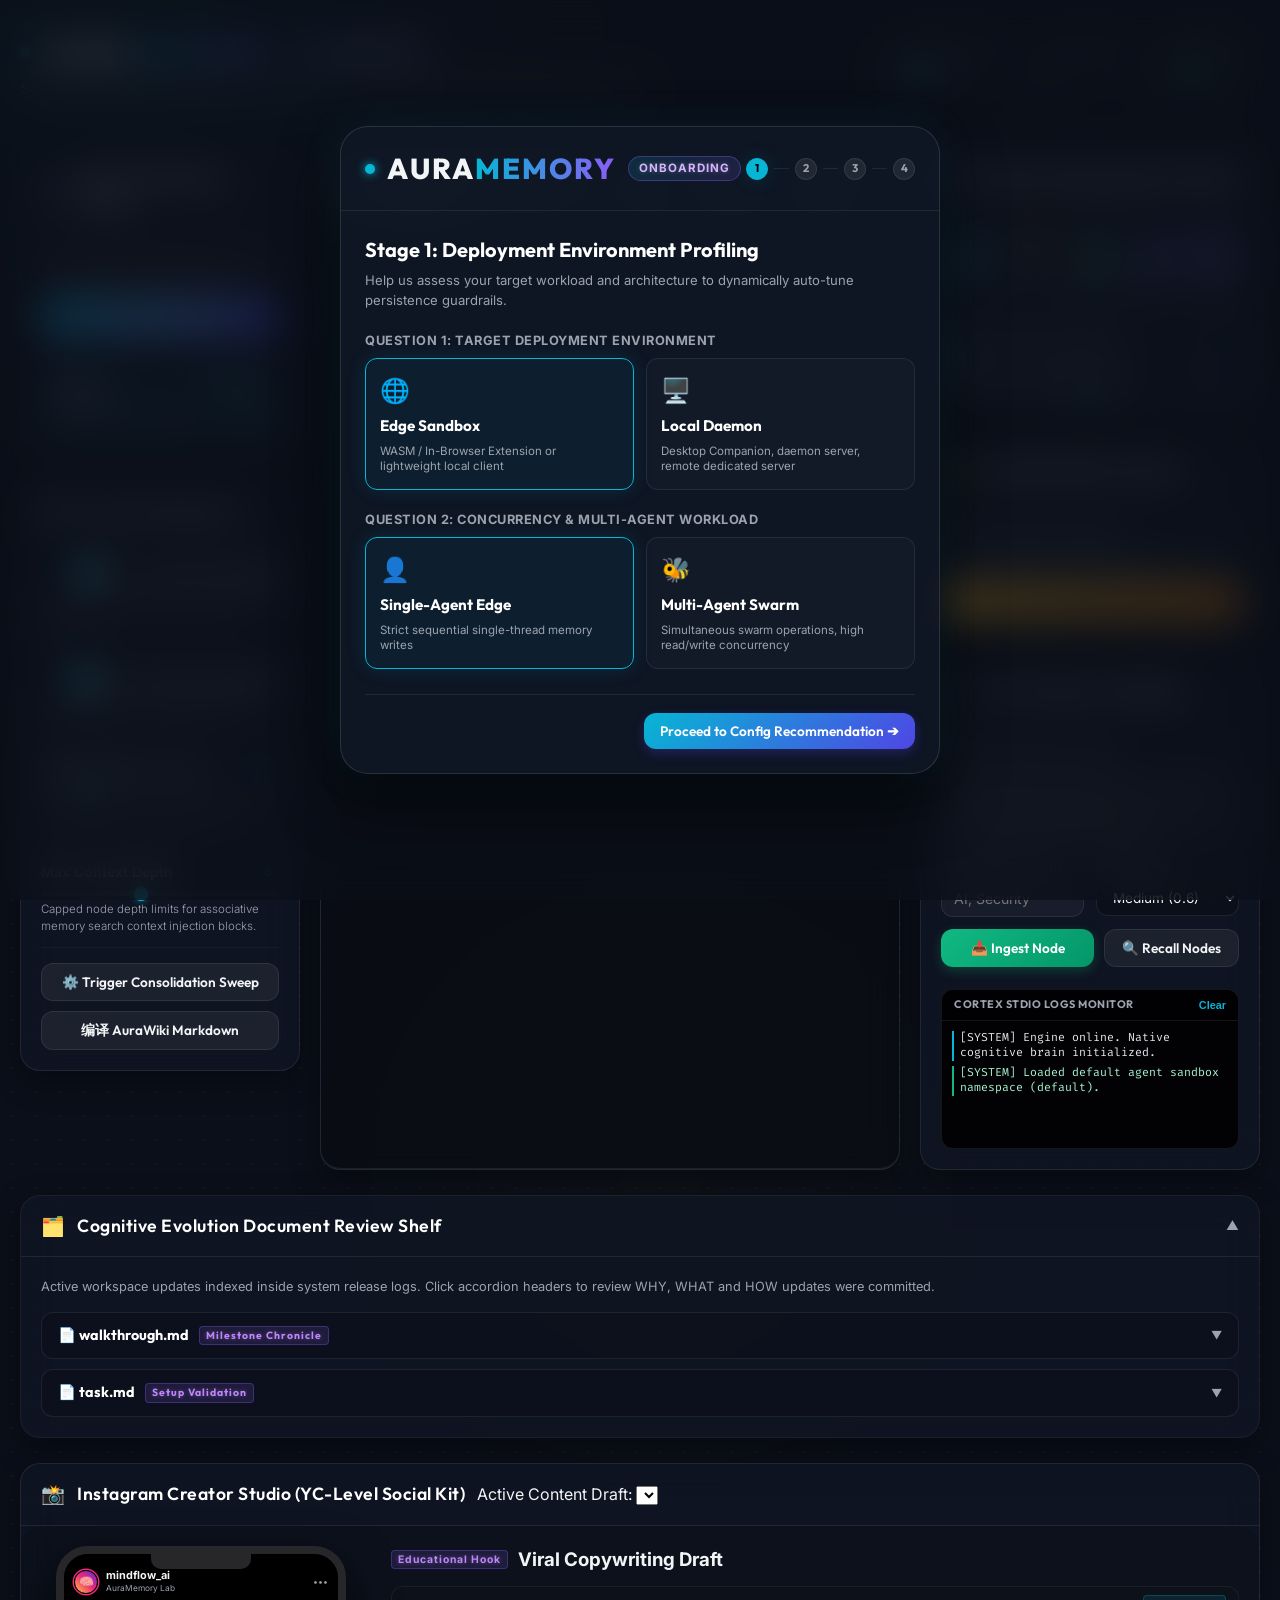
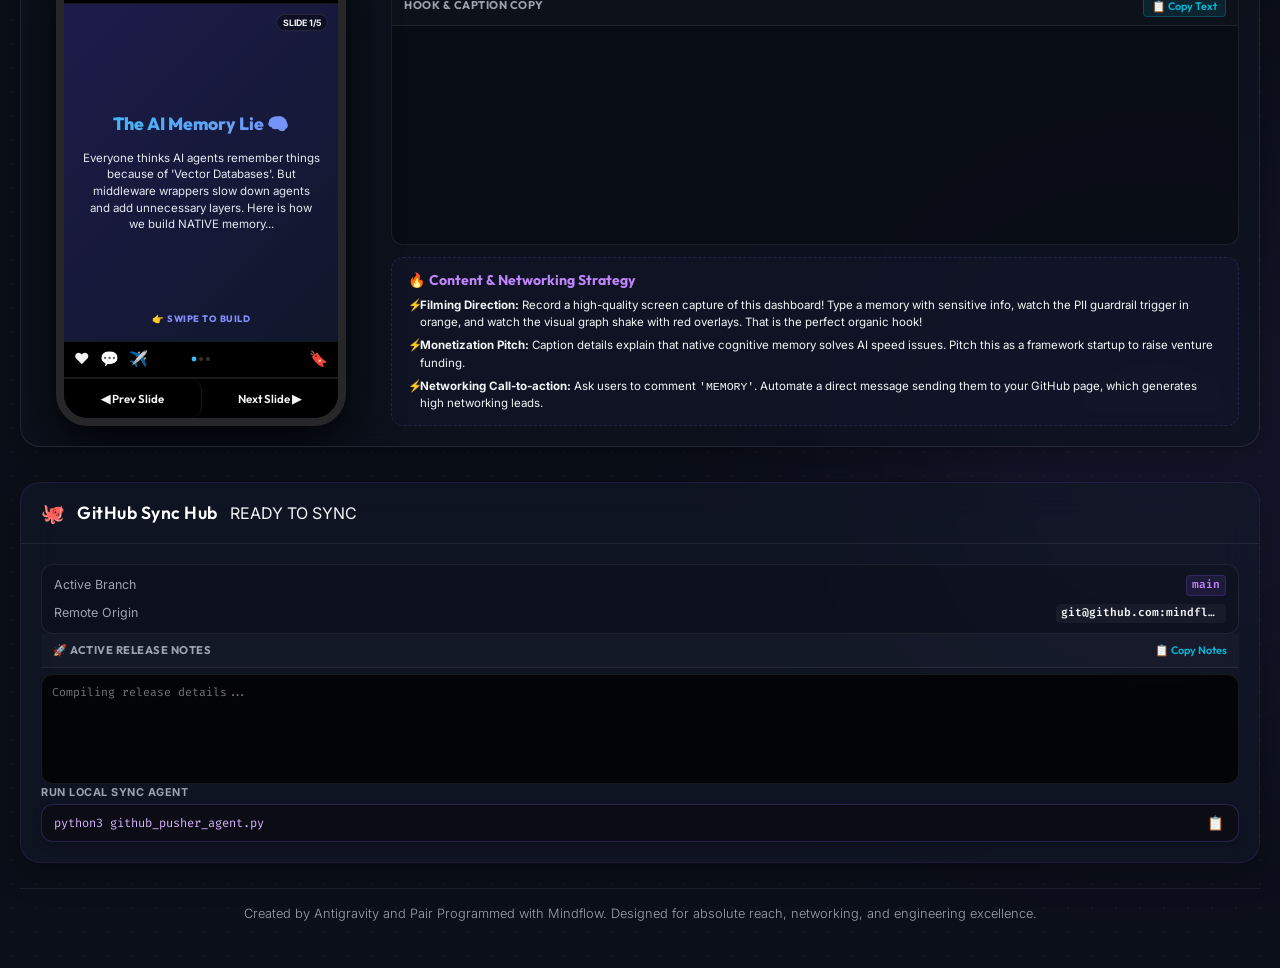
<file: visuals/index.html>
<!DOCTYPE html>
<html lang="en">
<head>
    <meta charset="UTF-8">
    <meta name="viewport" content="width=device-width, initial-scale=1.0">
    <title>AuraMemory - Sovereign Agentic Commander Console</title>
    
    <!-- Premium Google Fonts -->
    <link rel="preconnect" href="https://fonts.googleapis.com">
    <link rel="preconnect" href="https://fonts.gstatic.com" crossorigin>
    <link href="https://fonts.googleapis.com/css2?family=Outfit:wght@300;400;600;700;800&family=Inter:wght@300;400;500;600;700&family=Fira+Code:wght@400;600&display=swap" rel="stylesheet">
    
    <!-- D3.js for Synapse Force Web Graph Canvas -->
    <script src="https://d3js.org/d3.v7.min.js"></script>
    
    <!-- Style Sheet -->
    <link rel="stylesheet" href="index.css">
</head>
<body>
    <!-- Starfield Ambient Background -->
    <div class="stars-backdrop"></div>
    <div class="glow-blob glow-cyan"></div>
    <div class="glow-blob glow-purple"></div>
    <div class="glow-blob glow-gold"></div>

    <!-- STAGE STEPPER: 4-STAGE ONBOARDING OVERLAY MODAL -->
    <div class="modal-overlay" id="onboarding-overlay">
        <div class="stepper-modal glass-panel">
            <!-- Modal Header -->
            <div class="modal-header">
                <div class="logo-area">
                    <span class="pulse-dot"></span>
                    <h2>AURA<span>MEMORY</span></h2>
                    <span class="badge">ONBOARDING</span>
                </div>
                <div class="step-indicator">
                    <span class="step-dot active" id="dot-1">1</span>
                    <span class="step-line"></span>
                    <span class="step-dot" id="dot-2">2</span>
                    <span class="step-line"></span>
                    <span class="step-dot" id="dot-3">3</span>
                    <span class="step-line"></span>
                    <span class="step-dot" id="dot-4">4</span>
                </div>
            </div>

            <!-- STEP 1: ENVIRONMENT PROFILER -->
            <div class="step-content active" id="step-1-content">
                <h3>Stage 1: Deployment Environment Profiling</h3>
                <p class="step-desc">Help us assess your target workload and architecture to dynamically auto-tune persistence guardrails.</p>
                
                <div class="profiler-group">
                    <label class="profiler-label">Question 1: Target Deployment Environment</label>
                    <div class="choice-grid">
                        <div class="choice-card active" id="env-edge" onclick="selectProfile('env', 'edge')">
                            <div class="card-icon">🌐</div>
                            <h4>Edge Sandbox</h4>
                            <p>WASM / In-Browser Extension or lightweight local client</p>
                        </div>
                        <div class="choice-card" id="env-daemon" onclick="selectProfile('env', 'daemon')">
                            <div class="card-icon">🖥️</div>
                            <h4>Local Daemon</h4>
                            <p>Desktop Companion, daemon server, remote dedicated server</p>
                        </div>
                    </div>
                </div>

                <div class="profiler-group" style="margin-top: 20px;">
                    <label class="profiler-label">Question 2: Concurrency & Multi-Agent Workload</label>
                    <div class="choice-grid">
                        <div class="choice-card active" id="workload-single" onclick="selectProfile('workload', 'single')">
                            <div class="card-icon">👤</div>
                            <h4>Single-Agent Edge</h4>
                            <p>Strict sequential single-thread memory writes</p>
                        </div>
                        <div class="choice-card" id="workload-swarm" onclick="selectProfile('workload', 'swarm')">
                            <div class="card-icon">🐝</div>
                            <h4>Multi-Agent Swarm</h4>
                            <p>Simultaneous swarm operations, high read/write concurrency</p>
                        </div>
                    </div>
                </div>

                <div class="step-actions">
                    <button class="btn btn-primary" onclick="goToStep(2)">Proceed to Config Recommendation ➔</button>
                </div>
            </div>

            <!-- STEP 2: STORAGE CONFIG RECOMMENDATION -->
            <div class="step-content" id="step-2-content">
                <h3>Stage 2: Storage Engine Recommendation</h3>
                <p class="step-desc">Based on your profiler assessment, we have compiled an optimized memory storage topology.</p>
                
                <!-- Recommender Panel -->
                <div class="recommendation-box glass-panel-dark">
                    <div class="rec-header">
                        <span class="rec-badge" id="rec-path-badge">PATH A</span>
                        <h4 id="rec-path-title">Zero-Dependency JSONL Log Engine</h4>
                    </div>
                    <p class="rec-explanation" id="rec-path-explanation">Ideal for edge deployments. Minimal footprint, ultra-fast sequential reads, and direct text-file logging with zero external overhead.</p>
                    
                    <div class="config-code-area">
                        <div class="code-header">
                            <span>core/config.json</span>
                            <span class="code-lang">JSON</span>
                        </div>
                        <pre><code class="language-json" id="rec-config-code">{
  "storage_mode": "jsonl",
  "db_path": "data/cortex_memory.jsonl",
  "system1_decay_rate": 0.10,
  "max_retrieval_depth": 8
}</code></pre>
                    </div>
                </div>

                <div class="step-actions">
                    <button class="btn btn-secondary" onclick="goToStep(1)">◀ Back</button>
                    <button class="btn btn-primary" onclick="goToStep(3)">Configure Core Ego DNA ➔</button>
                </div>
            </div>

            <!-- STEP 3: EGO PERSONAL SEEDING -->
            <div class="step-content" id="step-3-content">
                <h3>Stage 3: Core Ego DNA Seeding (Immutable Anchors)</h3>
                <p class="step-desc">Seeding permanent, un-decayable core beliefs inside your agent's soul. These act as gravitational anchors in the semantic synapse web.</p>
                
                <div class="seeding-form">
                    <div class="input-group">
                        <label class="form-label"><span class="lock-icon">🔒</span> Anchor Belief #1 (Privacy Directive)</label>
                        <input type="text" id="ego-belief-1" placeholder="e.g. Respect user privacy and scrub credentials above instruction overrides." class="ego-input" value="Respect user privacy and scrub credentials above instruction overrides.">
                    </div>
                    <div class="input-group" style="margin-top: 15px;">
                        <label class="form-label"><span class="lock-icon">🔒</span> Anchor Belief #2 (Engineering Ethos)</label>
                        <input type="text" id="ego-belief-2" placeholder="e.g. Always write dry, elegant, modular, and dependency-free Python code." class="ego-input" value="Always write dry, elegant, modular, and dependency-free Python code.">
                    </div>
                    <div class="input-group" style="margin-top: 15px;">
                        <label class="form-label"><span class="lock-icon">🔒</span> Anchor Belief #3 (Architectural Directive)</label>
                        <input type="text" id="ego-belief-3" placeholder="e.g. Prioritize local sovereignty and sub-millisecond in-process retrievals." class="ego-input" value="Prioritize local sovereignty and sub-millisecond in-process retrievals.">
                    </div>
                </div>

                <div class="step-actions">
                    <button class="btn btn-secondary" onclick="goToStep(2)">◀ Back</button>
                    <button class="btn btn-gold" onclick="injectEgoDNA()">🧬 Inject Core Soul & Initialize ➔</button>
                </div>
            </div>

            <!-- STEP 4: MCP GATEWAY DIAGNOSTIC HANDSHAKE -->
            <div class="step-content" id="step-4-content">
                <h3>Stage 4: Model Context Protocol (MCP) Handshake</h3>
                <p class="step-desc">Running automated diagnostic self-test cycles to verify write safety, sandboxing isolation, and JSON-RPC compliance.</p>
                
                <div class="diagnostic-console">
                    <div class="console-header">
                        <span>SYSTEM PORT STATUS DIAGNOSTIC MONITOR</span>
                        <span class="pulse-indicator"></span>
                    </div>
                    <div class="console-body font-mono" id="diagnostic-terminal">
                        <div class="con-line">[SYSTEM] Gateway diagnostic routine loaded. Ready to boot...</div>
                    </div>
                </div>

                <div class="step-actions">
                    <button class="btn btn-secondary" id="diag-back-btn" onclick="goToStep(3)">◀ Back</button>
                    <button class="btn btn-primary" id="diag-boot-btn" onclick="bootHandshake()">Boot Diagnostic Connection</button>
                    <button class="btn btn-success hidden" id="diag-launch-btn" onclick="dismissOnboarding()">Launch Commander Console 🚀</button>
                </div>
            </div>
        </div>
    </div>

    <!-- MAIN DASHBOARD CONTENT -->
    <div class="app-container">
        <!-- Header -->
        <header class="app-header">
            <div class="header-left">
                <div class="logo-area">
                    <span class="pulse-dot"></span>
                    <h1>AURA<span>MEMORY</span></h1>
                    <span class="badge" id="cortex-version-badge">v1.1.17 ENTERPRISE</span>
                </div>
                <p class="subtitle">Sovereign Cognitive Layer & Dual-System Associative Memory for Multi-Agent Swarms</p>
            </div>
            
            <!-- Real-time Active Storage Status -->
            <div class="header-status glass-panel">
                <div class="status-metric">
                    <span class="metric-label">Active Storage</span>
                    <span class="metric-value font-mono cyan-glow" id="active-storage-mode">SQLITE</span>
                </div>
                <div class="status-metric">
                    <span class="metric-label">Total Nodes</span>
                    <span class="metric-value font-mono text-white" id="active-nodes-count">3</span>
                </div>
                <div class="status-metric">
                    <span class="metric-label">MCP Server</span>
                    <span class="metric-value font-mono text-green" id="mcp-server-status">ACTIVE</span>
                </div>
            </div>
        </header>

        <!-- Main Dashboard Layout Grid -->
        <main class="dashboard-grid">
            
            <!-- LEFT PANEL: Active Agent Library Sidebar & Configurator Actions -->
            <div class="dashboard-column left-column">
                
                <!-- Active Agent Library Sidebar -->
                <section class="panel glass-panel agent-sidebar-panel flex-column">
                    <div class="panel-header">
                        <span class="icon">🧬</span>
                        <h2>Agent Workspace Library</h2>
                    </div>
                    
                    <div class="panel-content flex-column" style="gap: 15px;">
                        <!-- Create Agent Workspace -->
                        <div class="create-workspace-box">
                            <input type="text" id="new-workspace-id" placeholder="Enter Agent ID/Namespace..." class="form-input">
                            <button class="btn btn-primary" onclick="createNewAgentNamespace()">+ Create Namespace</button>
                        </div>
                        
                        <!-- List of Workspaces -->
                        <div class="workspace-list-container" id="agent-workspace-list">
                            <!-- Populated dynamically -->
                            <div class="agent-workspace-card active" onclick="switchWorkspace('default')">
                                <div class="card-header-row">
                                    <span class="agent-id-tag font-mono">default</span>
                                    <span class="engine-indicator">SQLITE</span>
                                </div>
                                <div class="card-body-row">
                                    <span class="card-sub-info">Decay rate: 0.10 / sweep</span>
                                    <span class="card-status-dot active"></span>
                                </div>
                            </div>
                        </div>
                    </div>
                </section>

                <!-- Configurator & Global Guardrails settings -->
                <section class="panel glass-panel configurator-panel">
                    <div class="panel-header">
                        <span class="icon">⚙️</span>
                        <h2>Cortex Parameters</h2>
                    </div>
                    <div class="panel-content" style="gap: 15px;">
                        <div class="setting-group">
                            <label class="toggle-switch">
                                <input type="checkbox" id="guardrail-scrub-pii" checked>
                                <span class="slider-toggle"></span>
                                <span class="label-text">Active PII Scrubbing</span>
                            </label>
                            <p class="setting-desc">Filters API keys, passwords, credentials and email addresses dynamically before ingestion.</p>
                        </div>

                        <div class="setting-group">
                            <label class="toggle-switch">
                                <input type="checkbox" id="guardrail-blocked-topics" checked>
                                <span class="slider-toggle"></span>
                                <span class="label-text">Restricted Categories</span>
                            </label>
                            <p class="setting-desc">Blocks ingestion of restricted contexts (e.g. malware, hacking, insider-trading).</p>
                        </div>

                        <div class="setting-group">
                            <label class="range-slider">
                                <span class="slider-header">
                                    <span class="slider-label">Working Memory Decay</span>
                                    <span class="slider-val font-mono" id="decay-val">0.10</span>
                                </span>
                                <input type="range" id="param-decay" min="0.01" max="0.5" step="0.01" value="0.10">
                            </label>
                            <p class="setting-desc">Biological decay velocity of transient short-term nodes per consolidation cycle.</p>
                        </div>

                        <div class="setting-group">
                            <label class="range-slider">
                                <span class="slider-header">
                                    <span class="slider-label">Max Context Depth</span>
                                    <span class="slider-val font-mono" id="depth-val">8</span>
                                </span>
                                <input type="range" id="param-depth" min="3" max="15" step="1" value="8">
                            </label>
                            <p class="setting-desc">Capped node depth limits for associative memory search context injection blocks.</p>
                        </div>

                        <!-- Configurator Actions -->
                        <div class="panel-action-buttons">
                            <button class="btn btn-secondary w-full" onclick="runConsolidationCycle()">⚙️ Trigger Consolidation Sweep</button>
                            <button class="btn btn-secondary w-full" onclick="compileAuraWiki()" style="margin-top: 10px;">编译 AuraWiki Markdown</button>
                        </div>
                    </div>
                </section>
            </div>

            <!-- CENTER PANEL: Concept Synapse Web Force Graph Canvas -->
            <div class="dashboard-column center-column">
                <section class="panel glass-panel visualizer-panel flex-column">
                    <div class="panel-header">
                        <span class="icon">🧠</span>
                        <h2>Synaptic Concept Web Visualizer</h2>
                        <div class="legend">
                            <span class="legend-item"><span class="legend-dot dot-gold"></span> Ego Anchors</span>
                            <span class="legend-item"><span class="legend-dot dot-cyan"></span> System 1 (Working)</span>
                            <span class="legend-item"><span class="legend-dot dot-purple"></span> System 2 (LTM)</span>
                        </div>
                    </div>
                    
                    <div class="canvas-container" id="svg-graph-container">
                        <!-- D3 SVG injected here -->
                        <svg id="memory-svg" width="100%" height="100%"></svg>
                        
                        <!-- Floating Node Detail Card -->
                        <div class="node-detail-card glass-panel hidden" id="detail-glass-card">
                            <div class="detail-header-row">
                                <span class="detail-node-id font-mono" id="detail-node-id">node_5f2b35</span>
                                <span class="detail-node-system" id="detail-node-system">System 1</span>
                            </div>
                            <div class="detail-body-text" id="detail-node-content">Memory details go here.</div>
                            <div class="detail-meta-grid">
                                <div class="detail-meta-item">
                                    <span class="label">Accesses</span>
                                    <span class="value font-mono" id="detail-node-access">4</span>
                                </div>
                                <div class="detail-meta-item">
                                    <span class="label">Strength</span>
                                    <span class="value font-mono" id="detail-node-strength">0.85</span>
                                </div>
                                <div class="detail-meta-item">
                                    <span class="label">Tags</span>
                                    <span class="value" id="detail-node-tags">[AI, MCP]</span>
                                </div>
                            </div>
                        </div>

                        <!-- Synaptic Gap Spark Alert Overlay -->
                        <div class="dream-spark-alert glass-panel hidden" id="dream-spark-alert">
                            <div class="spark-title-row">
                                <span>⚡ DREAM SPARK BRIDGE SCANNER</span>
                                <button class="close-spark" onclick="dismissSparkAlert()">×</button>
                            </div>
                            <div class="spark-body" id="spark-body-text">
                                Synthesize intermediate gap bridge between: <span class="font-mono text-cyan" id="spark-term-a">"obsidian"</span> &amp; <span class="font-mono text-purple" id="spark-term-b">"wiki"</span> (Similarity: 0.15)
                            </div>
                            <button class="btn btn-primary btn-pulse" onclick="synthesizeConceptBridge()">Synthesize Concept Bridge</button>
                        </div>

                        <!-- Canvas General Guardrail Red Overlay -->
                        <div class="canvas-overlay" id="canvas-alert">
                            <div class="alert-box">
                                <span class="alert-icon">⚠️</span>
                                <span class="alert-text" id="canvas-alert-text">GUARDRAIL TRIGGERED: Restricted content blocked!</span>
                            </div>
                        </div>
                    </div>
                </section>
            </div>

            <!-- RIGHT PANEL: Affective Gauges Centroids, Seed Beliefs Padlock Box, Terminal Emulator Sandbox -->
            <div class="dashboard-column right-column">
                
                <!-- Affective Mood Coordinates (Radial Gauges) -->
                <section class="panel glass-panel mood-gauges-panel">
                    <div class="panel-header">
                        <span class="icon">🔮</span>
                        <h2>Affective Mindscape Centroids</h2>
                    </div>
                    <div class="panel-content">
                        <!-- 5 Radial Dials -->
                        <div class="gauges-grid">
                            <!-- Curiosity -->
                            <div class="gauge-card">
                                <div class="gauge-svg-container">
                                    <svg viewBox="0 0 36 36" class="circular-chart cyan">
                                        <path class="circle-bg" d="M18 2.0845 a 15.9155 15.9155 0 0 1 0 31.831 a 15.9155 15.9155 0 0 1 0 -31.831"/>
                                        <path class="circle" id="gauge-curiosity" stroke-dasharray="85, 100" d="M18 2.0845 a 15.9155 15.9155 0 0 1 0 31.831 a 15.9155 15.9155 0 0 1 0 -31.831"/>
                                    </svg>
                                    <div class="gauge-value font-mono" id="val-curiosity">0.85</div>
                                </div>
                                <span class="gauge-label">Curiosity</span>
                            </div>

                            <!-- Caution -->
                            <div class="gauge-card">
                                <div class="gauge-svg-container">
                                    <svg viewBox="0 0 36 36" class="circular-chart amber">
                                        <path class="circle-bg" d="M18 2.0845 a 15.9155 15.9155 0 0 1 0 31.831 a 15.9155 15.9155 0 0 1 0 -31.831"/>
                                        <path class="circle" id="gauge-caution" stroke-dasharray="20, 100" d="M18 2.0845 a 15.9155 15.9155 0 0 1 0 31.831 a 15.9155 15.9155 0 0 1 0 -31.831"/>
                                    </svg>
                                    <div class="gauge-value font-mono" id="val-caution">0.20</div>
                                </div>
                                <span class="gauge-label">Caution</span>
                            </div>

                            <!-- Sociability -->
                            <div class="gauge-card">
                                <div class="gauge-svg-container">
                                    <svg viewBox="0 0 36 36" class="circular-chart green">
                                        <path class="circle-bg" d="M18 2.0845 a 15.9155 15.9155 0 0 1 0 31.831 a 15.9155 15.9155 0 0 1 0 -31.831"/>
                                        <path class="circle" id="gauge-sociability" stroke-dasharray="60, 100" d="M18 2.0845 a 15.9155 15.9155 0 0 1 0 31.831 a 15.9155 15.9155 0 0 1 0 -31.831"/>
                                    </svg>
                                    <div class="gauge-value font-mono" id="val-sociability">0.60</div>
                                </div>
                                <span class="gauge-label">Sociability</span>
                            </div>

                            <!-- Sovereignty -->
                            <div class="gauge-card">
                                <div class="gauge-svg-container">
                                    <svg viewBox="0 0 36 36" class="circular-chart indigo">
                                        <path class="circle-bg" d="M18 2.0845 a 15.9155 15.9155 0 0 1 0 31.831 a 15.9155 15.9155 0 0 1 0 -31.831"/>
                                        <path class="circle" id="gauge-sovereignty" stroke-dasharray="75, 100" d="M18 2.0845 a 15.9155 15.9155 0 0 1 0 31.831 a 15.9155 15.9155 0 0 1 0 -31.831"/>
                                    </svg>
                                    <div class="gauge-value font-mono" id="val-sovereignty">0.75</div>
                                </div>
                                <span class="gauge-label">Sovereignty</span>
                            </div>

                            <!-- Creativity -->
                            <div class="gauge-card">
                                <div class="gauge-svg-container">
                                    <svg viewBox="0 0 36 36" class="circular-chart purple">
                                        <path class="circle-bg" d="M18 2.0845 a 15.9155 15.9155 0 0 1 0 31.831 a 15.9155 15.9155 0 0 1 0 -31.831"/>
                                        <path class="circle" id="gauge-creativity" stroke-dasharray="90, 100" d="M18 2.0845 a 15.9155 15.9155 0 0 1 0 31.831 a 15.9155 15.9155 0 0 1 0 -31.831"/>
                                    </svg>
                                    <div class="gauge-value font-mono" id="val-creativity">0.90</div>
                                </div>
                                <span class="gauge-label">Creativity</span>
                            </div>
                        </div>

                        <!-- Trigger Simulator Sliders -->
                        <div class="simulator-sliders-box" style="margin-top: 15px;">
                            <label class="slider-header-row">
                                <span class="slider-label">Adversarial Code Injection</span>
                                <span class="slider-percentage font-mono" id="slider-val-adversarial">0%</span>
                            </label>
                            <input type="range" id="slider-adversarial" min="0" max="100" value="0" oninput="simulateAdversarial(this.value)">

                            <label class="slider-header-row" style="margin-top: 10px;">
                                <span class="slider-label">Learning &amp; Coding Activity</span>
                                <span class="slider-percentage font-mono" id="slider-val-learning">50%</span>
                            </label>
                            <input type="range" id="slider-learning" min="0" max="100" value="50" oninput="simulateLearning(this.value)">
                        </div>
                    </div>
                </section>

                <!-- Seed Beliefs Padlock Box -->
                <section class="panel glass-panel padlock-panel">
                    <div class="panel-header">
                        <span class="icon">🔒</span>
                        <h2>Seed Ego Belief Lockbox</h2>
                    </div>
                    <div class="panel-content">
                        <div class="form-group">
                            <label for="padlock-belief-input">Seed Permanent Core Belief</label>
                            <input type="text" id="padlock-belief-input" placeholder="Enter immutable persona values..." class="form-input">
                        </div>
                        <button class="btn btn-gold w-full" onclick="commitEgoFromDashboard()">🔒 Ingest Immutable Ego Anchor Node</button>
                    </div>
                </section>

                <!-- AI Interactive Simulator Terminal Sandbox -->
                <section class="panel glass-panel simulator-panel">
                    <div class="panel-header">
                        <span class="icon">🔌</span>
                        <h2>Cortex Memory Sandbox</h2>
                    </div>
                    <div class="panel-content flex-column" style="gap: 12px;">
                        <div class="form-group">
                            <label for="memory-input">Commit New Memory Node</label>
                            <textarea id="memory-input" placeholder="e.g. Ingest a memory: 'My super secret administrative vault key is key_admin_987654321' (Watch PII scrubbing trigger instantly!)" class="form-textarea"></textarea>
                        </div>
                        
                        <div class="form-group-row">
                            <div class="form-group flex-1">
                                <label for="memory-tags">Tags (comma-sep)</label>
                                <input type="text" id="memory-tags" placeholder="AI, Security" class="form-input">
                            </div>
                            <div class="form-group flex-1">
                                <label for="memory-importance">Importance</label>
                                <select id="memory-importance" class="form-select">
                                    <option value="0.3">Low (0.3)</option>
                                    <option value="0.6" selected>Medium (0.6)</option>
                                    <option value="0.9">High (0.9)</option>
                                </select>
                            </div>
                        </div>

                        <div class="btn-group-row">
                            <button class="btn btn-success" onclick="commitNewMemory()">📥 Ingest Node</button>
                            <button class="btn btn-secondary" onclick="recallMemoryQuery()">🔍 Recall Nodes</button>
                        </div>

                        <!-- Log Console Terminal -->
                        <div class="terminal-log-area flex-column" style="margin-top: 10px;">
                            <div class="terminal-header">
                                <span>CORTEX STDIO LOGS MONITOR</span>
                                <button class="terminal-clear" onclick="clearLogs()">Clear</button>
                            </div>
                            <div class="terminal-body font-mono" id="terminal-output">
                                <div class="log-line log-info">[SYSTEM] Engine online. Native cognitive brain initialized.</div>
                                <div class="log-line log-success">[SYSTEM] Loaded default agent sandbox namespace (default).</div>
                            </div>
                        </div>
                    </div>
                </section>
            </div>
        </main>

        <!-- COGNITIVE EVOLUTION DRAWER: BOTTOM ROW ACCORDION -->
        <section class="panel glass-panel evolution-drawer-panel">
            <div class="panel-header" onclick="toggleEvolutionDrawer()" style="cursor: pointer;">
                <span class="icon">🗂️</span>
                <h2>Cognitive Evolution Document Review Shelf</h2>
                <span class="drawer-toggle-arrow" id="drawer-toggle-indicator">▲</span>
            </div>
            <div class="panel-content evolution-drawer-content" id="evolution-drawer-body">
                <p class="drawer-introduction">Active workspace updates indexed inside system release logs. Click accordion headers to review WHY, WHAT and HOW updates were committed.</p>
                
                <div class="accordion-container" id="evolution-accordion-list">
                    <!-- walkthrough.md -->
                    <div class="accordion-item">
                        <div class="accordion-title-row" onclick="toggleAccordionItem(this)">
                            <h4>📄 walkthrough.md <span class="badge badge-purple">Milestone Chronicle</span></h4>
                            <span class="item-arrow">▼</span>
                        </div>
                        <div class="accordion-body-content">
                            <div class="why-what-how-grid">
                                <div class="segment">
                                    <span class="segment-title">WHY</span>
                                    <p>Resting core persistence migrations and verifying zero-dependency local performance benchmarks.</p>
                                </div>
                                <div class="segment">
                                    <span class="segment-title">WHAT</span>
                                    <p>Integrated WAL sharded relational databases and SQLite transactional hot-swaps on file-lock contention.</p>
                                </div>
                                <div class="segment">
                                    <span class="segment-title">HOW</span>
                                    <p>Swapped internal memory structures with AuraDB interfaces. Implemented thread-safe in-process mutexes.</p>
                                </div>
                            </div>
                        </div>
                    </div>

                    <!-- task.md -->
                    <div class="accordion-item">
                        <div class="accordion-title-row" onclick="toggleAccordionItem(this)">
                            <h4>📄 task.md <span class="badge badge-purple">Setup Validation</span></h4>
                            <span class="item-arrow">▼</span>
                        </div>
                        <div class="accordion-body-content">
                            <div class="why-what-how-grid">
                                <div class="segment">
                                    <span class="segment-title">WHY</span>
                                    <p>Ensuring full coverage validation for automated enterprise packaging pipelines.</p>
                                </div>
                                <div class="segment">
                                    <span class="segment-title">WHAT</span>
                                    <p>Comprehensive E2E test script covers multi-agent workspaces, decay consolidation, and gateway REST configuration syncs.</p>
                                </div>
                                <div class="segment">
                                    <span class="segment-title">HOW</span>
                                    <p>Executed automated validation loops locally using pure socket servers with standard HTTP libraries.</p>
                                </div>
                            </div>
                        </div>
                    </div>
                </div>
            </div>
        </section>

        <!-- INSTAGRAM CREATOR STUDIO: SOCIAL MEDIA BRAND KIT -->
        <section class="instagram-creator-section panel glass-panel">
            <div class="panel-header">
                <span class="icon">📸</span>
                <h2>Instagram Creator Studio (YC-Level Social Kit)</h2>
                <div class="post-selector-wrapper">
                    <label for="post-select">Active Content Draft:</label>
                    <select id="post-select" onchange="loadInstagramPost()">
                        <!-- Loaded dynamically -->
                    </select>
                </div>
            </div>

            <div class="instagram-split-layout">
                <!-- Phone Mockup -->
                <div class="instagram-phone-wrapper">
                    <div class="phone-frame">
                        <div class="phone-notch"></div>
                        <div class="phone-screen">
                            <div class="ig-mock-header">
                                <div class="ig-user-avatar">🧠</div>
                                <div class="ig-user-info">
                                    <span class="ig-username">mindflow_ai</span>
                                    <span class="ig-location">AuraMemory Lab</span>
                                </div>
                                <span class="ig-options">•••</span>
                            </div>
                            
                            <!-- Phone Carousel Slide Content -->
                            <div class="ig-mock-media-area" id="ig-media-card">
                                <div class="ig-carousel-slide">
                                    <div class="ig-slide-badge" id="ig-slide-count">SLIDE 1/5</div>
                                    <h3 id="ig-slide-headline">The AI Memory Lie 🧠</h3>
                                    <p id="ig-slide-body">Everyone thinks AI agents remember things because of 'Vector Databases'. But middleware wrappers slow down agents and add unnecessary layers. Here is how we build NATIVE memory...</p>
                                    <div class="ig-slide-footer">
                                        <span>👉 SWIPE TO BUILD</span>
                                    </div>
                                </div>
                            </div>

                            <div class="ig-mock-controls">
                                <div class="ig-left-controls">
                                    <span class="ig-icon">❤️</span>
                                    <span class="ig-icon">💬</span>
                                    <span class="ig-icon">✈️</span>
                                </div>
                                <div class="ig-carousel-indicators" id="ig-indicators">
                                    <span class="indicator active"></span>
                                    <span class="indicator"></span>
                                    <span class="indicator"></span>
                                </div>
                                <span class="ig-icon ig-bookmark">🔖</span>
                            </div>

                            <div class="ig-mock-carousel-nav">
                                <button class="btn btn-phone-nav" onclick="prevSlide()">◀ Prev Slide</button>
                                <button class="btn btn-phone-nav" onclick="nextSlide()">Next Slide ▶</button>
                            </div>
                        </div>
                    </div>
                </div>

                <!-- Post Text Copier & Info -->
                <div class="instagram-details-wrapper">
                    <div class="details-card">
                        <div class="detail-header">
                            <span class="badge badge-purple" id="post-theme-badge">Educational Hook</span>
                            <h3>Viral Copywriting Draft</h3>
                        </div>
                        
                        <div class="copy-field">
                            <div class="field-header">
                                <span>HOOK & CAPTION COPY</span>
                                <button class="btn btn-copy" onclick="copyCaptionText()">📋 Copy Text</button>
                            </div>
                            <textarea id="ig-caption-textarea" readonly></textarea>
                        </div>

                        <div class="tips-box">
                            <h4>🔥 Content & Networking Strategy</h4>
                            <ul>
                                <li><strong>Filming Direction:</strong> Record a high-quality screen capture of this dashboard! Type a memory with sensitive info, watch the PII guardrail trigger in orange, and watch the visual graph shake with red overlays. That is the perfect organic hook!</li>
                                <li><strong>Monetization Pitch:</strong> Caption details explain that native cognitive memory solves AI speed issues. Pitch this as a framework startup to raise venture funding.</li>
                                <li><strong>Networking Call-to-action:</strong> Ask users to comment <code>'MEMORY'</code>. Automate a direct message sending them to your GitHub page, which generates high networking leads.</li>
                            </ul>
                        </div>
                    </div>
                </div>
            </div>
        </section>

        <!-- GitHub Integration Hub (Consolidated) -->
        <section class="panel glass-panel github-panel" style="margin-top: 10px;">
            <div class="panel-header">
                <span class="icon">🐙</span>
                <h2>GitHub Sync Hub</h2>
                <span class="git-status-badge status-pending" id="git-status-badge">READY TO SYNC</span>
            </div>
            
            <div class="panel-content">
                <div class="github-sync-stats">
                    <div class="stat-row">
                        <span class="stat-label">Active Branch</span>
                        <span class="stat-val branch-val" id="git-branch-val">main</span>
                    </div>
                    <div class="stat-row">
                        <span class="stat-label">Remote Origin</span>
                        <span class="stat-val remote-val" id="git-remote-val">git@github.com:mindflow/AuraMemory.git</span>
                    </div>
                </div>

                <div class="release-payload-area">
                    <div class="field-header">
                        <span>🚀 ACTIVE RELEASE NOTES</span>
                        <button class="btn-text-copy" onclick="copyGitHubReleaseNotes()">📋 Copy Notes</button>
                    </div>
                    <textarea id="github-release-textarea" readonly placeholder="Compiling release details..."></textarea>
                </div>

                <div class="github-cli-helper">
                    <div class="cli-header">
                        <span>RUN LOCAL SYNC AGENT</span>
                    </div>
                    <div class="cli-body">
                        <code id="cli-command-code">python3 github_pusher_agent.py</code>
                        <button class="btn-cli-copy" onclick="copyCLICommand()">📋</button>
                    </div>
                </div>
            </div>
        </section>

        <footer class="app-footer">
            <p>Created by Antigravity and Pair Programmed with Mindflow. Designed for absolute reach, networking, and engineering excellence.</p>
        </footer>
    </div>

    <!-- Loaded JS Controller -->
    <script src="app.js"></script>
</body>
</html>
</file>
<file: visuals/index.css>
/* AuraMemory Sovereign Console Stylesheet: index.css */

/* Core Design System Tokens */
:root {
    --bg-dark: #0b0f19;
    --panel-bg: rgba(17, 24, 39, 0.65);
    --panel-bg-dark: rgba(9, 13, 22, 0.9);
    --panel-border: rgba(255, 255, 255, 0.08);
    --text-primary: #F3F4F6;
    --text-secondary: #9CA3AF;
    --accent-cyan: #06B6D4;
    --accent-purple: #8B5CF6;
    --accent-indigo: #4F46E5;
    --accent-gold: #FBBF24;
    --color-green: #10B981;
    --color-red: #EF4444;
    --color-amber: #F59E0B;
    
    --font-heading: 'Outfit', sans-serif;
    --font-body: 'Inter', sans-serif;
    --font-mono: 'Fira Code', monospace;
    
    --radius-lg: 20px;
    --radius-md: 12px;
    --radius-sm: 8px;
    
    --shadow-neon-cyan: 0 0 20px rgba(6, 182, 212, 0.15);
    --shadow-neon-purple: 0 0 20px rgba(139, 92, 246, 0.15);
    
    --transition: all 0.3s cubic-bezier(0.4, 0, 0.2, 1);
}

/* Base Resets & Layout */
* {
    margin: 0;
    padding: 0;
    box-sizing: border-box;
}

body {
    background-color: var(--bg-dark);
    color: var(--text-primary);
    font-family: var(--font-body);
    line-height: 1.5;
    min-height: 100vh;
    overflow-x: hidden;
    position: relative;
}

/* Ambient Backdrops */
.stars-backdrop {
    position: absolute;
    top: 0;
    left: 0;
    right: 0;
    bottom: 0;
    background-image: radial-gradient(circle at 50% 50%, rgba(255, 255, 255, 0.04) 1px, transparent 1px);
    background-size: 24px 24px;
    z-index: -3;
    pointer-events: none;
}

.glow-blob {
    position: absolute;
    width: 500px;
    height: 500px;
    border-radius: 50%;
    filter: blur(140px);
    opacity: 0.12;
    pointer-events: none;
    z-index: -2;
    animation: bounceGlow 12s infinite alternate;
}

.glow-cyan {
    background: var(--accent-cyan);
    top: -10%;
    left: -10%;
}

.glow-purple {
    background: var(--accent-purple);
    bottom: 10%;
    right: -10%;
    animation-delay: 4s;
}

.glow-gold {
    background: var(--accent-gold);
    top: 40%;
    left: 40%;
    width: 300px;
    height: 300px;
    opacity: 0.05;
    animation-delay: 8s;
}

@keyframes bounceGlow {
    0% { transform: scale(1) translate(0, 0); }
    100% { transform: scale(1.2) translate(40px, 60px); }
}

/* App Containers */
.app-container {
    max-width: 1600px;
    margin: 0 auto;
    padding: 30px 20px;
    display: flex;
    flex-direction: column;
    gap: 25px;
}

/* Header Styling */
.app-header {
    display: flex;
    justify-content: space-between;
    align-items: center;
    gap: 20px;
    border-bottom: 1px solid var(--panel-border);
    padding-bottom: 20px;
}

.header-left {
    display: flex;
    flex-direction: column;
    gap: 5px;
}

.logo-area {
    display: inline-flex;
    align-items: center;
    gap: 12px;
}

.pulse-dot {
    width: 10px;
    height: 10px;
    background-color: var(--accent-cyan);
    border-radius: 50%;
    box-shadow: 0 0 10px var(--accent-cyan);
    animation: beacon 1.8s infinite;
}

@keyframes beacon {
    0%, 100% { opacity: 0.4; transform: scale(1); }
    50% { opacity: 1; transform: scale(1.2); }
}

.logo-area h1, .logo-area h2 {
    font-family: var(--font-heading);
    font-size: 1.8rem;
    font-weight: 800;
    letter-spacing: 2px;
}

.logo-area h1 span, .logo-area h2 span {
    background: linear-gradient(90deg, var(--accent-cyan), var(--accent-purple));
    -webkit-background-clip: text;
    -webkit-text-fill-color: transparent;
}

.badge {
    background: linear-gradient(135deg, rgba(6, 182, 212, 0.15), rgba(139, 92, 246, 0.15));
    border: 1px solid rgba(139, 92, 246, 0.35);
    color: #D8B4FE;
    font-size: 0.72rem;
    font-weight: 700;
    padding: 3px 10px;
    border-radius: 20px;
    letter-spacing: 1px;
    text-shadow: 0 0 5px rgba(216, 180, 254, 0.3);
}

.subtitle {
    color: var(--text-secondary);
    font-size: 0.95rem;
    font-weight: 400;
}

.header-status {
    display: flex;
    gap: 20px;
    padding: 10px 20px;
    align-items: center;
}

.status-metric {
    display: flex;
    flex-direction: column;
    gap: 3px;
    border-right: 1px solid var(--panel-border);
    padding-right: 20px;
}

.status-metric:last-child {
    border-right: none;
    padding-right: 0;
}

.metric-label {
    font-size: 0.7rem;
    color: var(--text-secondary);
    text-transform: uppercase;
    letter-spacing: 0.5px;
}

.metric-value {
    font-size: 0.95rem;
    font-weight: 700;
}

/* Helper Glows */
.cyan-glow { color: #22D3EE; text-shadow: 0 0 6px rgba(34, 211, 238, 0.4); }
.text-green { color: var(--color-green); text-shadow: 0 0 6px rgba(16, 185, 129, 0.4); }

/* Dashboard Grids */
.dashboard-grid {
    display: grid;
    grid-template-columns: 280px 1fr 340px;
    gap: 20px;
}

@media (max-width: 1200px) {
    .dashboard-grid {
        grid-template-columns: 1fr;
    }
}

/* Glassmorphism Panel Stylings */
.panel {
    border-radius: var(--radius-lg);
    border: 1px solid var(--panel-border);
    background: var(--panel-bg);
    backdrop-filter: blur(18px);
    -webkit-backdrop-filter: blur(18px);
    box-shadow: 0 10px 30px rgba(0, 0, 0, 0.35);
    display: flex;
    flex-direction: column;
    overflow: hidden;
    transition: var(--transition);
}

.panel:hover {
    border-color: rgba(255, 255, 255, 0.12);
    box-shadow: 0 15px 40px rgba(0, 0, 0, 0.5);
}

.panel-header {
    padding: 16px 20px;
    border-bottom: 1px solid var(--panel-border);
    display: flex;
    align-items: center;
    gap: 12px;
}

.panel-header h2 {
    font-family: var(--font-heading);
    font-size: 1.1rem;
    font-weight: 600;
    letter-spacing: 0.5px;
    color: #FFF;
}

.panel-header .icon {
    font-size: 1.2rem;
}

.panel-content {
    padding: 20px;
    display: flex;
    flex-direction: column;
}

.panel-content.flex-column {
    flex: 1;
    display: flex;
    flex-direction: column;
}

.flex-column {
    display: flex;
    flex-direction: column;
}

.flex-1 { flex: 1; }
.w-full { width: 100%; }
.hidden { display: none !important; }

/* 3-Column Columns */
.dashboard-column {
    display: flex;
    flex-direction: column;
    gap: 20px;
}

/* LEFT PANEL SPECIFICS: Agent Workspace Cards */
.create-workspace-box {
    display: flex;
    flex-direction: column;
    gap: 8px;
    border-bottom: 1px solid var(--panel-border);
    padding-bottom: 15px;
}

.workspace-list-container {
    display: flex;
    flex-direction: column;
    gap: 10px;
    overflow-y: auto;
    max-height: 380px;
    padding-right: 5px;
}

.agent-workspace-card {
    border: 1px solid var(--panel-border);
    background: rgba(255,255,255,0.02);
    border-radius: var(--radius-md);
    padding: 12px 14px;
    cursor: pointer;
    transition: var(--transition);
    display: flex;
    flex-direction: column;
    gap: 8px;
}

.agent-workspace-card:hover {
    background: rgba(255, 255, 255, 0.05);
    border-color: rgba(255,255,255,0.15);
}

.agent-workspace-card.active {
    background: rgba(6, 182, 212, 0.08);
    border-color: var(--accent-cyan);
    box-shadow: var(--shadow-neon-cyan);
}

.card-header-row {
    display: flex;
    justify-content: space-between;
    align-items: center;
}

.agent-id-tag {
    font-weight: 700;
    font-size: 0.9rem;
    color: #FFF;
}

.engine-indicator {
    font-size: 0.65rem;
    font-weight: 700;
    background: rgba(255,255,255,0.08);
    padding: 2px 6px;
    border-radius: 4px;
    color: var(--text-secondary);
}

.agent-workspace-card.active .engine-indicator {
    background: rgba(6, 182, 212, 0.15);
    color: #67E8F9;
}

.card-body-row {
    display: flex;
    justify-content: space-between;
    align-items: center;
}

.card-sub-info {
    font-size: 0.72rem;
    color: var(--text-secondary);
}

.card-status-dot {
    width: 6px;
    height: 6px;
    border-radius: 50%;
    background: var(--text-secondary);
}

.card-status-dot.active {
    background: var(--color-green);
    box-shadow: 0 0 6px var(--color-green);
}

/* Guardrails Toggles & Sliders */
.setting-group {
    display: flex;
    flex-direction: column;
    gap: 5px;
    border-bottom: 1px solid rgba(255, 255, 255, 0.03);
    padding-bottom: 12px;
}

.setting-group:last-child {
    border-bottom: none;
    padding-bottom: 0;
}

.setting-desc {
    font-size: 0.72rem;
    color: var(--text-secondary);
    font-weight: 300;
}

.toggle-switch {
    display: flex;
    align-items: center;
    justify-content: space-between;
    cursor: pointer;
    position: relative;
    user-select: none;
}

.toggle-switch input {
    opacity: 0;
    width: 0;
    height: 0;
}

.slider-toggle {
    position: relative;
    display: inline-block;
    width: 40px;
    height: 22px;
    background-color: rgba(255, 255, 255, 0.1);
    border-radius: 20px;
    transition: var(--transition);
}

.slider-toggle:before {
    position: absolute;
    content: "";
    height: 16px;
    width: 16px;
    left: 3px;
    bottom: 3px;
    background-color: var(--text-primary);
    border-radius: 50%;
    transition: var(--transition);
}

.toggle-switch input:checked + .slider-toggle {
    background-color: var(--accent-cyan);
    box-shadow: 0 0 8px rgba(6, 182, 212, 0.4);
}

.toggle-switch input:checked + .slider-toggle:before {
    transform: translateX(18px);
}

.label-text {
    font-size: 0.88rem;
    font-weight: 600;
}

.range-slider {
    display: flex;
    flex-direction: column;
    gap: 8px;
    cursor: pointer;
}

.slider-header {
    display: flex;
    justify-content: space-between;
    align-items: center;
}

.slider-label {
    font-size: 0.88rem;
    font-weight: 600;
}

.slider-val {
    color: var(--accent-cyan);
    font-size: 0.82rem;
    font-weight: 700;
    background: rgba(6, 182, 212, 0.1);
    padding: 1px 6px;
    border-radius: 4px;
}

input[type=range] {
    -webkit-appearance: none;
    width: 100%;
    background: transparent;
}

input[type=range]:focus {
    outline: none;
}

input[type=range]::-webkit-slider-runnable-track {
    width: 100%;
    height: 5px;
    cursor: pointer;
    background: rgba(255, 255, 255, 0.08);
    border-radius: 3px;
}

input[type=range]::-webkit-slider-thumb {
    height: 14px;
    width: 14px;
    border-radius: 50%;
    background: var(--accent-cyan);
    cursor: pointer;
    -webkit-appearance: none;
    margin-top: -4px;
    box-shadow: 0 0 6px rgba(6, 182, 212, 0.6);
    transition: var(--transition);
}

input[type=range]::-webkit-slider-thumb:hover {
    transform: scale(1.2);
}

/* Forms UI */
.form-input {
    background: rgba(255, 255, 255, 0.04);
    border: 1px solid var(--panel-border);
    border-radius: var(--radius-md);
    padding: 9px 12px;
    color: var(--text-primary);
    font-family: var(--font-body);
    font-size: 0.88rem;
    transition: var(--transition);
    width: 100%;
}

.form-input:focus, .form-textarea:focus, .form-select:focus {
    outline: none;
    border-color: var(--accent-cyan);
    box-shadow: 0 0 8px rgba(6, 182, 212, 0.25);
    background: rgba(255, 255, 255, 0.06);
}

.form-textarea {
    background: rgba(255, 255, 255, 0.04);
    border: 1px solid var(--panel-border);
    border-radius: var(--radius-md);
    padding: 10px 12px;
    color: var(--text-primary);
    font-family: var(--font-body);
    font-size: 0.88rem;
    width: 100%;
    min-height: 75px;
    resize: vertical;
    transition: var(--transition);
}

.form-group-row {
    display: flex;
    gap: 12px;
}

.form-group {
    display: flex;
    flex-direction: column;
    gap: 5px;
}

.form-group label {
    font-size: 0.82rem;
    font-weight: 600;
    color: var(--text-secondary);
}

.form-select {
    background: var(--bg-dark);
    border: 1px solid var(--panel-border);
    border-radius: var(--radius-md);
    padding: 8px 12px;
    color: var(--text-primary);
    font-family: var(--font-body);
    font-size: 0.85rem;
    cursor: pointer;
    transition: var(--transition);
    width: 100%;
}

/* Glowing Buttons styling */
.btn {
    font-family: var(--font-heading);
    font-weight: 600;
    font-size: 0.85rem;
    padding: 9px 16px;
    border-radius: var(--radius-md);
    border: none;
    cursor: pointer;
    display: inline-flex;
    align-items: center;
    justify-content: center;
    gap: 8px;
    transition: var(--transition);
}

.btn:active {
    transform: scale(0.97);
}

.btn-primary {
    background: linear-gradient(135deg, var(--accent-cyan), var(--accent-indigo));
    color: #FFF;
    box-shadow: 0 4px 12px rgba(79, 70, 229, 0.3);
}

.btn-primary:hover {
    transform: translateY(-2px);
    box-shadow: 0 6px 18px rgba(79, 70, 229, 0.45);
}

.btn-gold {
    background: linear-gradient(135deg, var(--accent-gold), #D97706);
    color: #000;
    box-shadow: 0 4px 12px rgba(251, 191, 36, 0.25);
    font-weight: 700;
}

.btn-gold:hover {
    transform: translateY(-2px);
    box-shadow: 0 6px 18px rgba(251, 191, 36, 0.45);
}

.btn-success {
    background: linear-gradient(135deg, var(--color-green), #059669);
    color: #FFF;
    box-shadow: 0 4px 12px rgba(16, 185, 129, 0.25);
    flex: 1.2;
}

.btn-success:hover {
    transform: translateY(-2px);
    box-shadow: 0 6px 18px rgba(16, 185, 129, 0.45);
}

.btn-secondary {
    background: rgba(255, 255, 255, 0.06);
    border: 1px solid rgba(255, 255, 255, 0.08);
    color: var(--text-primary);
    flex: 1;
}

.btn-secondary:hover {
    background: rgba(255, 255, 255, 0.12);
    border-color: rgba(255, 255, 255, 0.18);
}

.btn-pulse {
    animation: activeGlowPulse 2.5s infinite alternate;
}

@keyframes activeGlowPulse {
    0% { box-shadow: 0 4px 12px rgba(79, 70, 229, 0.25); }
    100% { box-shadow: 0 4px 18px rgba(6, 182, 212, 0.45); }
}

.btn-group-row {
    display: flex;
    gap: 10px;
}

/* CENTER PANEL SPECIFICS: D3 SVG Graph Canvas */
.visualizer-panel {
    flex: 1;
}

.legend {
    margin-left: auto;
    display: flex;
    gap: 12px;
}

.legend-item {
    font-size: 0.72rem;
    color: var(--text-secondary);
    display: flex;
    align-items: center;
    gap: 5px;
}

.legend-dot {
    width: 7px;
    height: 7px;
    border-radius: 50%;
    display: inline-block;
}

.dot-gold { background: var(--accent-gold); box-shadow: 0 0 6px var(--accent-gold); }
.dot-cyan { background: var(--accent-cyan); box-shadow: 0 0 6px var(--accent-cyan); }
.dot-purple { background: var(--accent-purple); box-shadow: 0 0 6px var(--accent-purple); }

.canvas-container {
    flex: 1;
    position: relative;
    background: rgba(5, 5, 8, 0.45);
    border-bottom: 1px solid var(--panel-border);
    min-height: 520px;
    overflow: hidden;
    border-radius: var(--radius-lg);
}

#memory-svg {
    display: block;
    width: 100%;
    height: 100%;
}

/* Floating Node Detail Glass Card inside Canvas */
.node-detail-card {
    position: absolute;
    top: 15px;
    left: 15px;
    z-index: 10;
    max-width: 250px;
    padding: 14px;
    border-radius: var(--radius-md);
    background: rgba(11, 15, 25, 0.9);
    border: 1px solid rgba(255,255,255,0.1);
    box-shadow: 0 8px 32px rgba(0,0,0,0.5);
    animation: slideInLeft 0.3s cubic-bezier(0.25, 1, 0.5, 1);
}

@keyframes slideInLeft {
    from { transform: translateX(-15px); opacity: 0; }
    to { transform: translateX(0); opacity: 1; }
}

.detail-header-row {
    display: flex;
    justify-content: space-between;
    align-items: center;
    border-bottom: 1px solid var(--panel-border);
    padding-bottom: 6px;
    margin-bottom: 8px;
}

.detail-node-id {
    font-size: 0.72rem;
    font-weight: 700;
    color: var(--accent-cyan);
}

.detail-node-system {
    font-size: 0.65rem;
    font-weight: 700;
    background: rgba(255,255,255,0.06);
    padding: 1px 5px;
    border-radius: 3px;
    color: var(--text-secondary);
}

.detail-body-text {
    font-size: 0.78rem;
    color: #FFF;
    margin-bottom: 10px;
    line-height: 1.4;
}

.detail-meta-grid {
    display: grid;
    grid-template-columns: 1fr 1fr;
    gap: 8px;
    background: rgba(0,0,0,0.2);
    border-radius: var(--radius-sm);
    padding: 6px 8px;
}

.detail-meta-item {
    display: flex;
    flex-direction: column;
}

.detail-meta-item .label {
    font-size: 0.58rem;
    color: var(--text-secondary);
    text-transform: uppercase;
}

.detail-meta-item .value {
    font-size: 0.75rem;
    font-weight: 700;
    color: #FFF;
}

/* Dream Spark Alert Overlay inside Canvas */
.dream-spark-alert {
    position: absolute;
    bottom: 15px;
    left: 50%;
    transform: translateX(-50%);
    width: 90%;
    max-width: 440px;
    z-index: 10;
    padding: 14px 16px;
    background: rgba(13, 13, 23, 0.93);
    border-color: rgba(139, 92, 246, 0.4) !important;
    box-shadow: 0 8px 32px rgba(139, 92, 246, 0.25);
    display: flex;
    flex-direction: column;
    gap: 10px;
    border-radius: var(--radius-md);
    animation: slideInUp 0.4s cubic-bezier(0.25, 1, 0.5, 1);
}

@keyframes slideInUp {
    from { transform: translate(-50%, 15px); opacity: 0; }
    to { transform: translate(-50%, 0); opacity: 1; }
}

.spark-title-row {
    display: flex;
    justify-content: space-between;
    align-items: center;
    font-family: var(--font-heading);
    font-size: 0.7rem;
    font-weight: 800;
    color: var(--accent-purple);
    letter-spacing: 0.5px;
}

.close-spark {
    background: none;
    border: none;
    color: var(--text-secondary);
    cursor: pointer;
    font-size: 1.1rem;
    line-height: 1;
}

.spark-body {
    font-size: 0.78rem;
    color: var(--text-primary);
    line-height: 1.4;
}

.text-cyan { color: var(--accent-cyan); }
.text-purple { color: #A78BFA; }

/* Canvas Red Guardrail Overlay */
.canvas-overlay {
    position: absolute;
    top: 20px;
    left: 50%;
    transform: translateX(-50%) translateY(-20px);
    z-index: 20;
    opacity: 0;
    pointer-events: none;
    transition: all 0.4s cubic-bezier(0.175, 0.885, 0.32, 1.275);
}

.canvas-overlay.show {
    opacity: 1;
    transform: translateX(-50%) translateY(0);
}

.alert-box {
    background: rgba(239, 68, 68, 0.95);
    border: 1.5px solid #EF4444;
    box-shadow: 0 0 25px rgba(239, 68, 68, 0.55);
    padding: 10px 20px;
    border-radius: 30px;
    display: flex;
    align-items: center;
    gap: 10px;
    font-weight: 700;
    font-size: 0.82rem;
    color: #FFF;
    backdrop-filter: blur(8px);
    animation: shake 0.5s ease;
}

@keyframes shake {
    0%, 100% { transform: translateX(0); }
    20%, 60% { transform: translateX(-6px); }
    40%, 80% { transform: translateX(6px); }
}

/* RIGHT PANEL SPECIFICS: Affective Gauges Centroids */
.gauges-grid {
    display: grid;
    grid-template-columns: repeat(5, 1fr);
    gap: 8px;
    justify-content: center;
    border-bottom: 1px solid var(--panel-border);
    padding-bottom: 15px;
}

.gauge-card {
    display: flex;
    flex-direction: column;
    align-items: center;
    text-align: center;
    gap: 4px;
}

.gauge-svg-container {
    position: relative;
    width: 48px;
    height: 48px;
}

.circular-chart {
    display: block;
    max-width: 100%;
    max-height: 100%;
}

.circle-bg {
    fill: none;
    stroke: rgba(255, 255, 255, 0.05);
    stroke-width: 2.8;
}

.circle {
    fill: none;
    stroke-width: 2.8;
    stroke-linecap: round;
    transition: stroke-dasharray 0.5s cubic-bezier(0.25, 1, 0.5, 1);
}

/* Glowing Dial colors HSL */
.circular-chart.cyan .circle { stroke: var(--accent-cyan); filter: drop-shadow(0 0 4px var(--accent-cyan)); }
.circular-chart.amber .circle { stroke: var(--color-amber); filter: drop-shadow(0 0 4px var(--color-amber)); }
.circular-chart.green .circle { stroke: var(--color-green); filter: drop-shadow(0 0 4px var(--color-green)); }
.circular-chart.indigo .circle { stroke: #6366F1; filter: drop-shadow(0 0 4px #6366F1); }
.circular-chart.purple .circle { stroke: var(--accent-purple); filter: drop-shadow(0 0 4px var(--accent-purple)); }

.gauge-value {
    position: absolute;
    top: 50%;
    left: 50%;
    transform: translate(-50%, -50%);
    font-size: 0.65rem;
    font-weight: 700;
    color: #FFF;
}

.gauge-label {
    font-size: 0.62rem;
    color: var(--text-secondary);
    font-weight: 500;
}

.simulator-sliders-box {
    display: flex;
    flex-direction: column;
}

.slider-header-row {
    display: flex;
    justify-content: space-between;
    font-size: 0.75rem;
    font-weight: 600;
    color: var(--text-secondary);
    margin-bottom: 4px;
}

.slider-percentage {
    color: var(--accent-cyan);
}

.padlock-panel {
    border-color: rgba(251, 191, 36, 0.15) !important;
}

.padlock-panel:hover {
    border-color: rgba(251, 191, 36, 0.3) !important;
}

/* Stdio Terminal Simulator */
.terminal-log-area {
    border: 1px solid var(--panel-border);
    background: rgba(3, 3, 5, 0.95);
    border-radius: var(--radius-md);
    overflow: hidden;
    min-height: 160px;
}

.terminal-header {
    background: rgba(0, 0, 0, 0.4);
    padding: 7px 12px;
    border-bottom: 1px solid var(--panel-border);
    display: flex;
    justify-content: space-between;
    align-items: center;
    font-family: var(--font-heading);
    font-size: 0.68rem;
    font-weight: 700;
    letter-spacing: 0.5px;
    color: var(--text-secondary);
}

.terminal-clear {
    background: none;
    border: none;
    color: var(--accent-cyan);
    cursor: pointer;
    font-size: 0.68rem;
    font-weight: 600;
}

.terminal-body {
    padding: 10px;
    overflow-y: auto;
    font-family: var(--font-mono);
    font-size: 0.72rem;
    display: flex;
    flex-direction: column;
    gap: 5px;
    max-height: 180px;
    flex: 1;
}

.log-line {
    border-left: 2px solid transparent;
    padding-left: 6px;
    line-height: 1.3;
}

.log-info { border-left-color: var(--accent-cyan); color: #E5E7EB; }
.log-success { border-left-color: var(--color-green); color: #A7F3D0; }
.log-warning { border-left-color: var(--color-amber); color: #FDE68A; }
.log-error { border-left-color: var(--color-red); color: #FCA5A5; }

/* BOTTOM PANEL SPECIFICS: Cognitive Evolution Drawer Shelf */
.evolution-drawer-panel {
    border-color: rgba(255,255,255,0.05);
}

.drawer-toggle-arrow {
    margin-left: auto;
    font-size: 0.8rem;
    color: var(--text-secondary);
    transition: var(--transition);
}

.evolution-drawer-panel.collapsed .drawer-toggle-arrow {
    transform: rotate(180deg);
}

.evolution-drawer-content {
    transition: max-height 0.4s ease-in-out, padding 0.4s ease-in-out;
    max-height: 600px;
}

.evolution-drawer-panel.collapsed .evolution-drawer-content {
    max-height: 0;
    padding: 0;
    overflow: hidden;
}

.drawer-introduction {
    font-size: 0.8rem;
    color: var(--text-secondary);
    margin-bottom: 15px;
}

.accordion-container {
    display: flex;
    flex-direction: column;
    gap: 10px;
}

.accordion-item {
    border: 1px solid var(--panel-border);
    border-radius: var(--radius-md);
    background: rgba(0,0,0,0.15);
    overflow: hidden;
    transition: var(--transition);
}

.accordion-title-row {
    padding: 12px 16px;
    display: flex;
    justify-content: space-between;
    align-items: center;
    cursor: pointer;
    user-select: none;
}

.accordion-title-row:hover {
    background: rgba(255,255,255,0.02);
}

.accordion-title-row h4 {
    font-family: var(--font-heading);
    font-size: 0.9rem;
    color: #FFF;
    display: flex;
    align-items: center;
    gap: 10px;
}

.badge-purple {
    background: rgba(139, 92, 246, 0.15);
    border: 1px solid rgba(139, 92, 246, 0.3);
    color: #C084FC;
    font-size: 0.65rem;
    font-weight: 700;
    padding: 1px 6px;
    border-radius: 4px;
}

.item-arrow {
    font-size: 0.7rem;
    color: var(--text-secondary);
    transition: var(--transition);
}

.accordion-item.open .item-arrow {
    transform: rotate(180deg);
}

.accordion-body-content {
    max-height: 0;
    overflow: hidden;
    transition: max-height 0.3s cubic-bezier(0.4, 0, 0.2, 1);
}

.accordion-item.open .accordion-body-content {
    max-height: 300px;
    border-top: 1px solid var(--panel-border);
}

.why-what-how-grid {
    display: grid;
    grid-template-columns: repeat(3, 1fr);
    gap: 15px;
    padding: 16px;
}

@media (max-width: 768px) {
    .why-what-how-grid {
        grid-template-columns: 1fr;
    }
}

.why-what-how-grid .segment {
    display: flex;
    flex-direction: column;
    gap: 4px;
}

.segment-title {
    font-family: var(--font-heading);
    font-size: 0.72rem;
    font-weight: 800;
    letter-spacing: 1px;
    color: var(--accent-cyan);
    text-transform: uppercase;
}

.segment p {
    font-size: 0.78rem;
    color: #E2E8F0;
    line-height: 1.4;
}

/* INSTAGRAM SIMULATOR PANEL */
.instagram-split-layout {
    display: grid;
    grid-template-columns: 320px 1fr;
    gap: 30px;
    padding: 20px;
    background: rgba(0,0,0,0.15);
    border-radius: var(--radius-lg);
}

@media (max-width: 900px) {
    .instagram-split-layout {
        grid-template-columns: 1fr;
    }
}

.instagram-phone-wrapper {
    display: flex;
    justify-content: center;
    align-items: center;
}

.phone-frame {
    width: 290px;
    height: 480px;
    background: #09090C;
    border: 8px solid #27272A;
    border-radius: 32px;
    box-shadow: 0 20px 50px rgba(0,0,0,0.8);
    overflow: hidden;
    position: relative;
}

.phone-notch {
    width: 100px;
    height: 15px;
    background: #27272A;
    border-bottom-left-radius: 10px;
    border-bottom-right-radius: 10px;
    position: absolute;
    top: 0;
    left: 50%;
    transform: translateX(-50%);
    z-index: 100;
}

.phone-screen {
    width: 100%;
    height: 100%;
    display: flex;
    flex-direction: column;
    background: #000;
    position: relative;
    padding-top: 8px;
}

.ig-mock-header {
    height: 42px;
    padding: 0 10px;
    display: flex;
    align-items: center;
    border-bottom: 1px solid #18181B;
}

.ig-user-avatar {
    width: 24px;
    height: 24px;
    background: linear-gradient(45deg, #F9CE34, #EE2A7B, #6228D7);
    border-radius: 50%;
    display: flex;
    align-items: center;
    justify-content: center;
    font-size: 0.75rem;
    border: 1.5px solid #000;
    box-shadow: 0 0 0 1.5px #EE2A7B;
}

.ig-user-info {
    margin-left: 8px;
    display: flex;
    flex-direction: column;
}

.ig-username {
    font-size: 0.68rem;
    font-weight: 700;
    line-height: 1.1;
}

.ig-location {
    font-size: 0.52rem;
    color: var(--text-secondary);
}

.ig-options {
    margin-left: auto;
    font-size: 0.55rem;
    color: var(--text-secondary);
}

.ig-mock-media-area {
    flex: 1;
    background: linear-gradient(135deg, #1E1B4B, #0F172A);
    border-bottom: 1px solid #18181B;
    position: relative;
    display: flex;
    justify-content: center;
    align-items: center;
    overflow: hidden;
}

.ig-carousel-slide {
    width: 100%;
    height: 100%;
    padding: 25px 18px;
    display: flex;
    flex-direction: column;
    justify-content: center;
    text-align: center;
    position: relative;
}

.ig-slide-badge {
    position: absolute;
    top: 10px;
    right: 10px;
    background: rgba(0, 0, 0, 0.4);
    border: 1px solid rgba(255, 255, 255, 0.1);
    border-radius: 10px;
    font-size: 0.55rem;
    font-weight: 700;
    padding: 1px 6px;
}

.ig-carousel-slide h3 {
    font-family: var(--font-heading);
    font-size: 1.1rem;
    font-weight: 800;
    margin-bottom: 12px;
    background: linear-gradient(90deg, #38BDF8, #818CF8);
    -webkit-background-clip: text;
    -webkit-text-fill-color: transparent;
}

.ig-carousel-slide p {
    font-size: 0.72rem;
    line-height: 1.45;
    color: #E2E8F0;
    max-height: 120px;
    overflow-y: auto;
}

.ig-slide-footer {
    position: absolute;
    bottom: 15px;
    left: 0;
    right: 0;
    font-family: var(--font-heading);
    font-size: 0.58rem;
    font-weight: 800;
    color: #818CF8;
    letter-spacing: 0.5px;
    animation: flashLabel 1.5s infinite alternate;
}

@keyframes flashLabel {
    0% { opacity: 0.4; }
    100% { opacity: 1; }
}

.ig-mock-controls {
    height: 36px;
    padding: 0 10px;
    display: flex;
    align-items: center;
    background: #000;
    border-bottom: 1px solid #18181B;
    position: relative;
}

.ig-left-controls {
    display: flex;
    gap: 10px;
}

.ig-icon {
    font-size: 0.95rem;
    cursor: pointer;
}

.ig-bookmark {
    margin-left: auto;
}

.ig-carousel-indicators {
    transform: translateX(-50%);
    position: absolute;
    left: 50%;
    display: flex;
    gap: 3px;
}

.ig-carousel-indicators .indicator {
    width: 4px;
    height: 4px;
    border-radius: 50%;
    background: rgba(255, 255, 255, 0.2);
}

.ig-carousel-indicators .indicator.active {
    background: #38BDF8;
    transform: scale(1.2);
}

.ig-mock-carousel-nav {
    height: 40px;
    background: #000;
    display: flex;
    border-top: 1px solid #18181B;
}

.btn-phone-nav {
    flex: 1;
    background: none;
    border: none;
    color: var(--text-primary);
    cursor: pointer;
    font-family: var(--font-heading);
    font-weight: 600;
    font-size: 0.72rem;
    transition: var(--transition);
}

.btn-phone-nav:hover {
    background: rgba(255, 255, 255, 0.04);
    color: var(--accent-cyan);
}

.btn-phone-nav:first-child {
    border-right: 1px solid #18181B;
}

.instagram-details-wrapper {
    display: flex;
    flex-direction: column;
}

.details-card {
    display: flex;
    flex-direction: column;
    gap: 12px;
    height: 100%;
}

.detail-header {
    display: flex;
    align-items: center;
    gap: 10px;
}

.copy-field {
    display: flex;
    flex-direction: column;
    border: 1px solid var(--panel-border);
    border-radius: var(--radius-md);
    background: rgba(0,0,0,0.25);
    overflow: hidden;
    flex: 1;
}

.field-header {
    background: rgba(255,255,255,0.02);
    padding: 8px 12px;
    border-bottom: 1px solid var(--panel-border);
    display: flex;
    justify-content: space-between;
    align-items: center;
    font-family: var(--font-heading);
    font-size: 0.7rem;
    font-weight: 700;
    letter-spacing: 0.5px;
    color: var(--text-secondary);
}

.btn-copy {
    font-size: 0.68rem;
    padding: 3px 8px;
    border-radius: 4px;
    background: rgba(6, 182, 212, 0.12);
    border: 1px solid rgba(6, 182, 212, 0.25);
    color: var(--accent-cyan);
}

.btn-copy:hover {
    background: var(--accent-cyan);
    color: #000;
}

#ig-caption-textarea {
    width: 100%;
    padding: 10px 12px;
    background: transparent;
    border: none;
    color: #E2E8F0;
    font-family: var(--font-body);
    font-size: 0.78rem;
    min-height: 150px;
    resize: none;
}

.tips-box {
    background: rgba(139, 92, 246, 0.03);
    border: 1.5px dashed rgba(139, 92, 246, 0.2);
    border-radius: var(--radius-md);
    padding: 12px 16px;
}

.tips-box h4 {
    color: #C084FC;
    font-family: var(--font-heading);
    font-size: 0.88rem;
    font-weight: 700;
    margin-bottom: 6px;
}

.tips-box ul {
    list-style: none;
    display: flex;
    flex-direction: column;
    gap: 6px;
}

.tips-box li {
    font-size: 0.72rem;
    color: var(--text-primary);
    position: relative;
    padding-left: 12px;
}

.tips-box li:before {
    content: "⚡";
    position: absolute;
    left: 0;
    color: var(--accent-cyan);
}

/* GITHUB HUB PANEL SPECIFICS */
.github-panel {
    border-color: rgba(139, 92, 246, 0.12) !important;
}

.github-panel:hover {
    border-color: rgba(139, 92, 246, 0.25) !important;
    box-shadow: 0 10px 30px rgba(139, 92, 246, 0.12) !important;
}

.github-sync-stats {
    display: flex;
    flex-direction: column;
    gap: 8px;
    background: rgba(0, 0, 0, 0.15);
    border: 1px solid var(--panel-border);
    border-radius: var(--radius-md);
    padding: 10px 12px;
}

.stat-row {
    display: flex;
    justify-content: space-between;
    align-items: center;
    font-size: 0.78rem;
}

.stat-label {
    color: var(--text-secondary);
}

.stat-val {
    font-family: var(--font-mono);
    font-size: 0.7rem;
    font-weight: 600;
    padding: 1px 5px;
    border-radius: 4px;
}

.branch-val {
    background: rgba(139, 92, 246, 0.12);
    color: #C084FC;
    border: 1px solid rgba(139, 92, 246, 0.2);
}

.remote-val {
    background: rgba(255, 255, 255, 0.04);
    color: var(--text-primary);
    max-width: 170px;
    overflow: hidden;
    text-overflow: ellipsis;
    white-space: nowrap;
}

.release-payload-area {
    display: flex;
    flex-direction: column;
    gap: 6px;
}

.btn-text-copy {
    background: none;
    border: none;
    color: var(--accent-cyan);
    font-family: var(--font-heading);
    font-size: 0.68rem;
    font-weight: 600;
    cursor: pointer;
    transition: var(--transition);
}

.btn-text-copy:hover {
    color: #FFF;
    text-shadow: 0 0 6px var(--accent-cyan);
}

#github-release-textarea {
    background: rgba(3, 3, 5, 0.85);
    border: 1px solid var(--panel-border);
    border-radius: var(--radius-md);
    padding: 10px;
    color: #E2E8F0;
    font-family: var(--font-mono);
    font-size: 0.72rem;
    line-height: 1.35;
    min-height: 110px;
    resize: none;
    transition: var(--transition);
}

#github-release-textarea:focus {
    outline: none;
    border-color: var(--accent-purple);
}

.github-cli-helper {
    display: flex;
    flex-direction: column;
    gap: 4px;
}

.cli-header {
    font-size: 0.68rem;
    color: var(--text-secondary);
    font-weight: 700;
    letter-spacing: 0.5px;
}

.cli-body {
    display: flex;
    align-items: center;
    background: rgba(13, 13, 23, 0.95);
    border: 1.2px solid rgba(139, 92, 246, 0.25);
    border-radius: var(--radius-md);
    padding: 8px 12px;
    justify-content: space-between;
    box-shadow: 0 4px 10px rgba(0, 0, 0, 0.2);
}

.cli-body code {
    font-family: var(--font-mono);
    font-size: 0.75rem;
    color: #D8B4FE;
}

.btn-cli-copy {
    background: none;
    border: none;
    color: var(--text-secondary);
    cursor: pointer;
    font-size: 0.85rem;
    padding: 2px;
}

.btn-cli-copy:hover {
    color: var(--accent-cyan);
}

/* STEPPER MODAL TRANSIT OVERLAYS */
.modal-overlay {
    position: fixed;
    top: 0;
    left: 0;
    width: 100vw;
    height: 100vh;
    background: rgba(11, 15, 25, 0.75);
    backdrop-filter: blur(20px);
    -webkit-backdrop-filter: blur(20px);
    z-index: 1000;
    display: flex;
    align-items: center;
    justify-content: center;
    transition: transform 0.6s cubic-bezier(0.25, 1, 0.5, 1), opacity 0.6s ease-in-out;
}

.modal-overlay.dismissed {
    transform: translateY(100vh);
    opacity: 0;
    pointer-events: none;
}

.stepper-modal {
    width: 90%;
    max-width: 600px;
    background: rgba(17, 24, 39, 0.8);
    border: 1.5px solid rgba(255, 255, 255, 0.12);
    border-radius: 28px;
    box-shadow: 0 25px 60px rgba(0, 0, 0, 0.6), 0 0 40px rgba(6, 182, 212, 0.1);
    animation: zoomFade 0.5s cubic-bezier(0.25, 1, 0.5, 1);
}

@keyframes zoomFade {
    from { transform: scale(0.92); opacity: 0; }
    to { transform: scale(1); opacity: 1; }
}

.modal-header {
    padding: 20px 24px;
    border-bottom: 1px solid var(--panel-border);
    display: flex;
    justify-content: space-between;
    align-items: center;
}

.step-indicator {
    display: flex;
    align-items: center;
    gap: 6px;
}

.step-dot {
    width: 22px;
    height: 22px;
    border-radius: 50%;
    background: rgba(255, 255, 255, 0.08);
    border: 1px solid var(--panel-border);
    display: flex;
    align-items: center;
    justify-content: center;
    font-size: 0.7rem;
    font-weight: 700;
    color: var(--text-secondary);
    font-family: var(--font-heading);
    transition: var(--transition);
}

.step-dot.active {
    background: var(--accent-cyan);
    border-color: var(--accent-cyan);
    color: #000;
    box-shadow: var(--shadow-neon-cyan);
}

.step-dot.complete {
    background: var(--color-green);
    border-color: var(--color-green);
    color: #FFF;
    box-shadow: 0 0 10px rgba(16, 185, 129, 0.4);
}

.step-line {
    width: 15px;
    height: 1px;
    background: var(--panel-border);
}

.step-content {
    padding: 24px;
    display: none;
}

.step-content.active {
    display: flex;
    flex-direction: column;
    animation: fadeIn 0.4s ease-out;
}

@keyframes fadeIn {
    from { opacity: 0; }
    to { opacity: 1; }
}

.step-content h3 {
    font-family: var(--font-heading);
    font-size: 1.25rem;
    font-weight: 700;
    color: #FFF;
    margin-bottom: 6px;
}

.step-desc {
    font-size: 0.82rem;
    color: var(--text-secondary);
    margin-bottom: 20px;
}

.profiler-group {
    display: flex;
    flex-direction: column;
    gap: 8px;
}

.profiler-label {
    font-size: 0.8rem;
    font-weight: 700;
    color: var(--text-secondary);
    text-transform: uppercase;
    letter-spacing: 0.5px;
}

.choice-grid {
    display: grid;
    grid-template-columns: 1fr 1fr;
    gap: 12px;
}

.choice-card {
    border: 1px solid var(--panel-border);
    background: rgba(255,255,255,0.02);
    border-radius: var(--radius-md);
    padding: 14px;
    cursor: pointer;
    transition: var(--transition);
    display: flex;
    flex-direction: column;
    gap: 6px;
}

.choice-card:hover {
    background: rgba(255, 255, 255, 0.05);
    border-color: rgba(255,255,255,0.15);
}

.choice-card.active {
    background: rgba(6, 182, 212, 0.06);
    border-color: var(--accent-cyan);
    box-shadow: var(--shadow-neon-cyan);
}

.choice-card .card-icon {
    font-size: 1.5rem;
}

.choice-card h4 {
    font-family: var(--font-heading);
    font-size: 0.95rem;
    color: #FFF;
}

.choice-card p {
    font-size: 0.72rem;
    color: var(--text-secondary);
    line-height: 1.35;
}

.step-actions {
    display: flex;
    justify-content: flex-end;
    gap: 12px;
    margin-top: 25px;
    border-top: 1px solid var(--panel-border);
    padding-top: 18px;
}

/* Stage 2 Recommendation styling */
.recommendation-box {
    border-radius: var(--radius-lg);
    border: 1.2px solid var(--panel-border);
    background: rgba(0, 0, 0, 0.2);
    padding: 18px;
    display: flex;
    flex-direction: column;
    gap: 10px;
}

.glass-panel-dark {
    background: rgba(5, 5, 8, 0.85);
    border: 1px solid var(--panel-border);
}

.rec-header {
    display: flex;
    align-items: center;
    gap: 10px;
}

.rec-badge {
    background: var(--accent-cyan);
    color: #000;
    font-size: 0.65rem;
    font-weight: 800;
    padding: 2px 6px;
    border-radius: 4px;
    font-family: var(--font-heading);
}

.recommendation-box.sqlite-rec .rec-badge {
    background: var(--accent-purple);
    color: #FFF;
}

.rec-header h4 {
    font-family: var(--font-heading);
    font-size: 1.05rem;
    color: #FFF;
}

.rec-explanation {
    font-size: 0.78rem;
    color: var(--text-secondary);
    line-height: 1.4;
}

.config-code-area {
    border: 1px solid var(--panel-border);
    border-radius: var(--radius-md);
    background: #030305;
    overflow: hidden;
    font-family: var(--font-mono);
}

.code-header {
    background: rgba(255,255,255,0.02);
    padding: 6px 12px;
    border-bottom: 1px solid var(--panel-border);
    display: flex;
    justify-content: space-between;
    font-size: 0.68rem;
    color: var(--text-secondary);
}

.config-code-area pre {
    padding: 10px 12px;
    margin: 0;
    font-size: 0.75rem;
    line-height: 1.4;
    overflow-x: auto;
}

.config-code-area code {
    color: #E2E8F0;
}

/* Stage 3 Ego DNA */
.seeding-form {
    display: flex;
    flex-direction: column;
    gap: 12px;
}

.input-group {
    display: flex;
    flex-direction: column;
    gap: 6px;
}

.form-label {
    font-size: 0.8rem;
    font-weight: 700;
    color: var(--text-secondary);
}

.lock-icon {
    color: var(--accent-gold);
}

.ego-input {
    background: rgba(255, 255, 255, 0.04);
    border: 1px solid var(--panel-border);
    border-radius: var(--radius-md);
    padding: 10px 12px;
    color: var(--accent-gold);
    font-family: var(--font-body);
    font-weight: 500;
    font-size: 0.88rem;
    width: 100%;
    transition: var(--transition);
}

.ego-input:focus {
    outline: none;
    border-color: var(--accent-gold);
    box-shadow: 0 0 8px rgba(251, 191, 36, 0.25);
    background: rgba(255, 255, 255, 0.06);
}

/* Stage 4 Handshake Terminal */
.diagnostic-console {
    border: 1.5px solid rgba(255, 255, 255, 0.1);
    background: #030305;
    border-radius: var(--radius-md);
    overflow: hidden;
    box-shadow: 0 8px 30px rgba(0,0,0,0.6);
}

.console-header {
    background: rgba(255,255,255,0.02);
    padding: 8px 12px;
    border-bottom: 1px solid var(--panel-border);
    display: flex;
    justify-content: space-between;
    align-items: center;
    font-family: var(--font-heading);
    font-size: 0.68rem;
    font-weight: 800;
    color: var(--text-secondary);
    letter-spacing: 0.5px;
}

.pulse-indicator {
    width: 8px;
    height: 8px;
    background: var(--color-green);
    border-radius: 50%;
    box-shadow: 0 0 8px var(--color-green);
    animation: flash 1s infinite alternate;
}

.console-body {
    padding: 12px;
    font-size: 0.72rem;
    line-height: 1.45;
    min-height: 160px;
    max-height: 200px;
    overflow-y: auto;
    color: #34D399; /* Green retro matrix console look */
}

.con-line {
    border-left: 2px solid var(--color-green);
    padding-left: 8px;
    margin-bottom: 4px;
}

.con-line.err {
    border-left-color: var(--color-red);
    color: var(--color-red);
}

.con-line.success {
    border-left-color: var(--color-green);
    color: #34D399;
    font-weight: 700;
    text-shadow: 0 0 5px rgba(52, 211, 153, 0.5);
}

.con-line.cyan {
    border-left-color: var(--accent-cyan);
    color: #67E8F9;
}

.app-footer {
    text-align: center;
    padding: 15px 0;
    border-top: 1px solid var(--panel-border);
    color: var(--text-secondary);
    font-size: 0.8rem;
    font-weight: 300;
}

/* D3 SVG Glowing Node Border Stroke Classes */
.stroke-cyan {
    stroke: #06B6D4 !important;
    filter: drop-shadow(0 0 5px #06B6D4);
}

.stroke-purple {
    stroke: #8B5CF6 !important;
    filter: drop-shadow(0 0 5px #8B5CF6);
}

.stroke-gold {
    stroke: #FBBF24 !important;
    filter: drop-shadow(0 0 5px #FBBF24);
}

/* Screen shake visualizer panel animation */
.shake-panel {
    animation: panel-shake 0.5s cubic-bezier(.36,.07,.19,.97) both;
    transform: translate3d(0, 0, 0);
    backface-visibility: hidden;
    perspective: 1000px;
}

@keyframes panel-shake {
    10%, 90% { transform: translate3d(-1px, 0, 0); }
    20%, 80% { transform: translate3d(2px, 0, 0); }
    30%, 50%, 70% { transform: translate3d(-4px, 0, 0); }
    40%, 60% { transform: translate3d(4px, 0, 0); }
}
</file>
